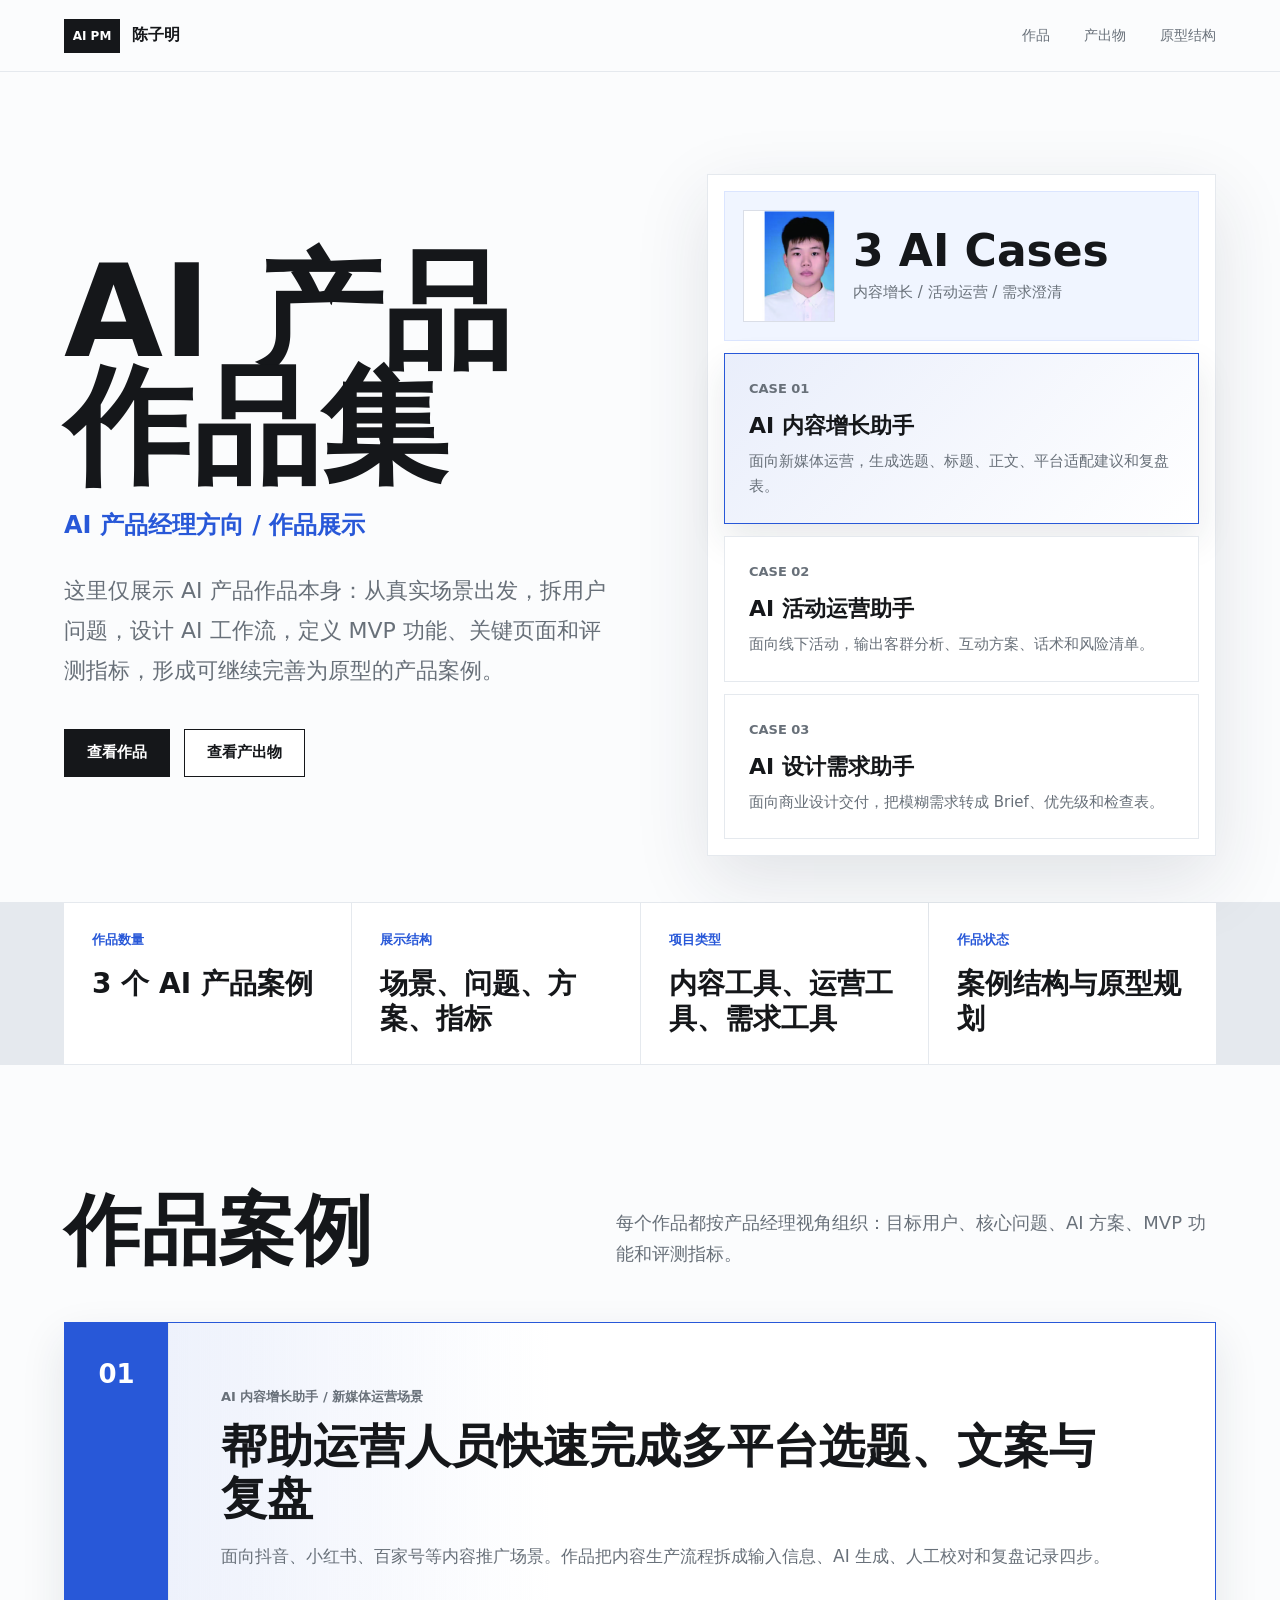
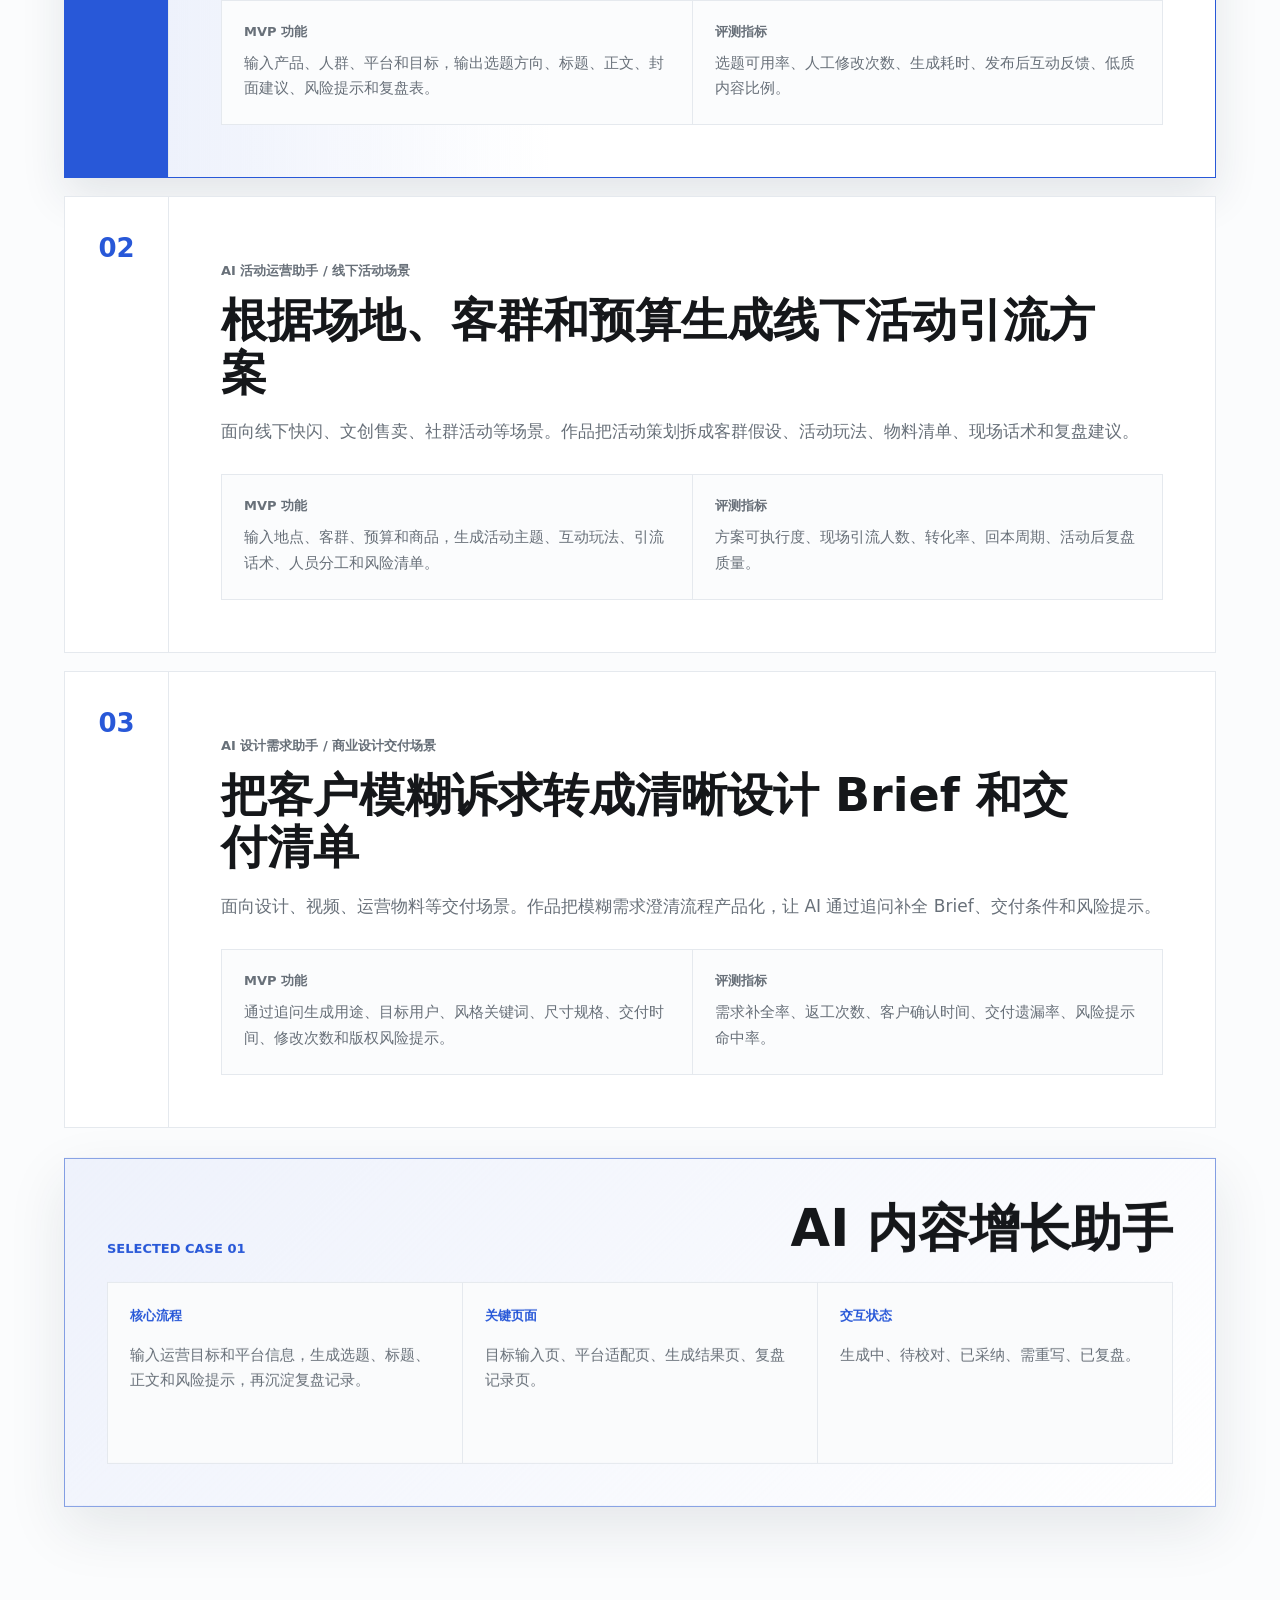
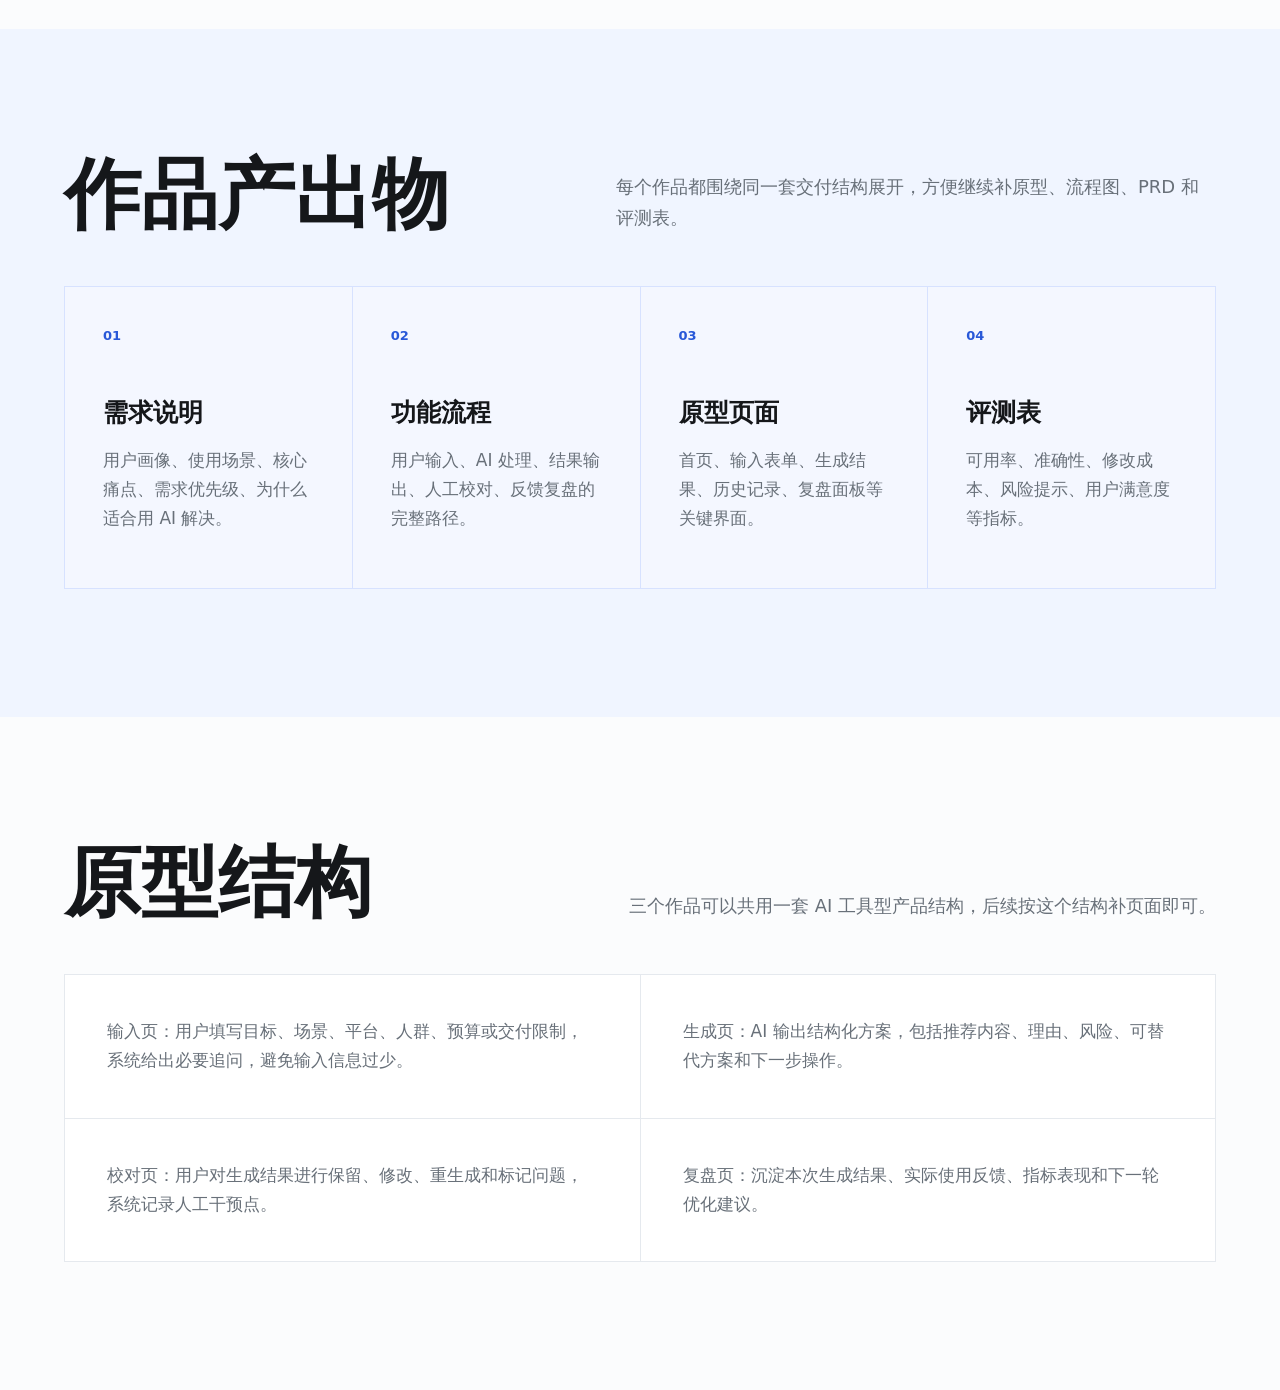
<file: index.html>
<!DOCTYPE html>
<html>
<head>
    <meta charset="UTF-8">
    <meta http-equiv="refresh" content="0; url=./product-portfolio-github-v1/index.html">
    <title>陈子明 | AI 产品作品集</title>
</head>
<body>
    <p>正在跳转...</p>
    <a href="./product-portfolio-github-v1/index.html">点击这里进入作品集</a>
</body>
</html>
</file>
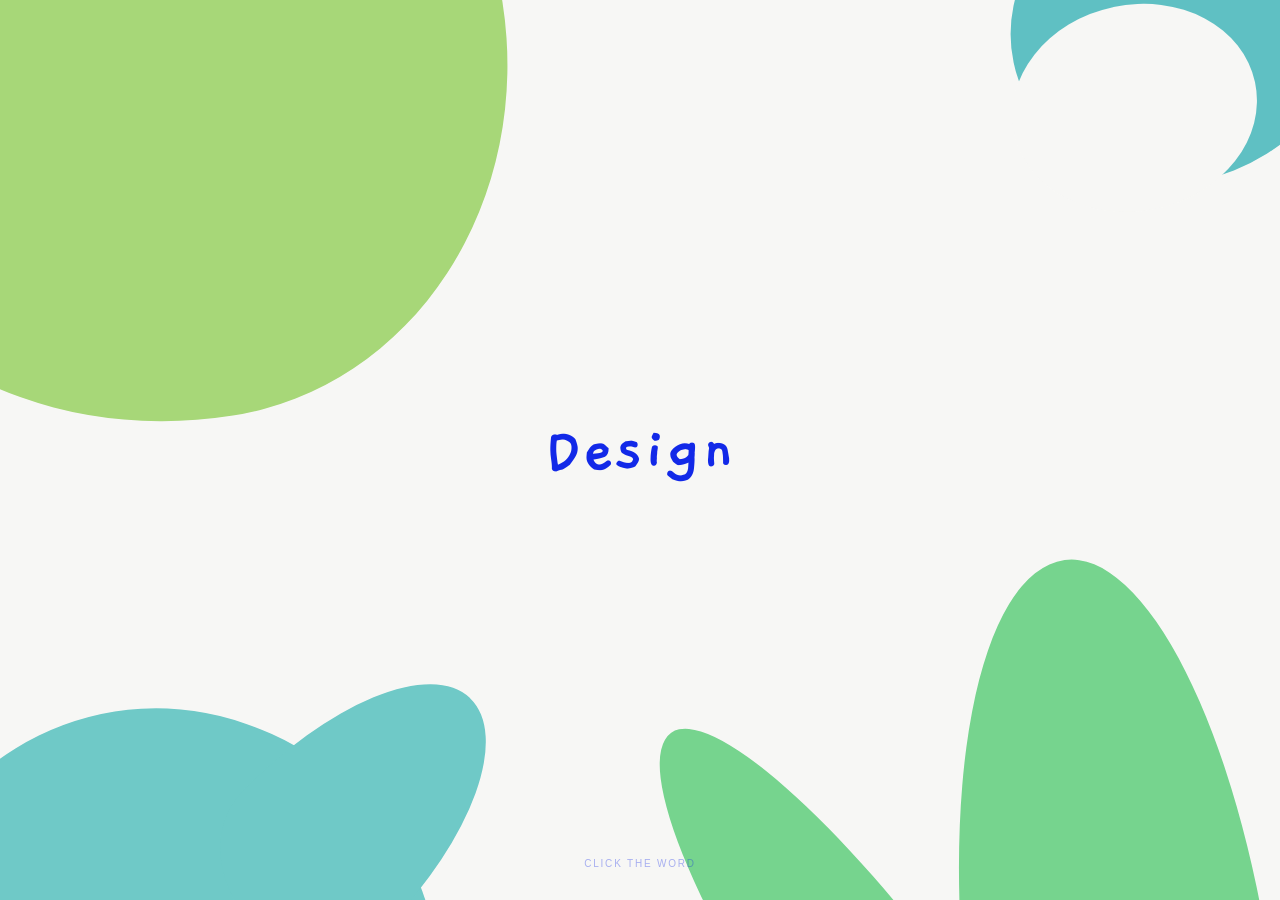
<file: color-words-github-pages/index.html>
<!doctype html>
<html lang="zh-CN">
  <head>
    <meta charset="UTF-8" />
    <meta name="viewport" content="width=device-width, initial-scale=1" />
    <meta name="theme-color" content="#f7f7f5" />
    <title>Color Words</title>
    <link rel="stylesheet" href="styles.css" />
  </head>
  <body>
    <main class="experience" aria-live="polite">
      <div class="shape shape--top-left" aria-hidden="true"></div>
      <div class="shape shape--top-right" aria-hidden="true"></div>
      <div class="shape shape--bottom-left" aria-hidden="true"></div>
      <div class="shape shape--bottom-right" aria-hidden="true"></div>

      <button class="word" type="button" aria-label="切换到下一种颜色">
        <span class="word__label">Design</span>
      </button>

      <p class="hint">click the word</p>
      <div class="transition-layer" aria-hidden="true"></div>
    </main>

    <script src="script.js"></script>
  </body>
</html>
</file>
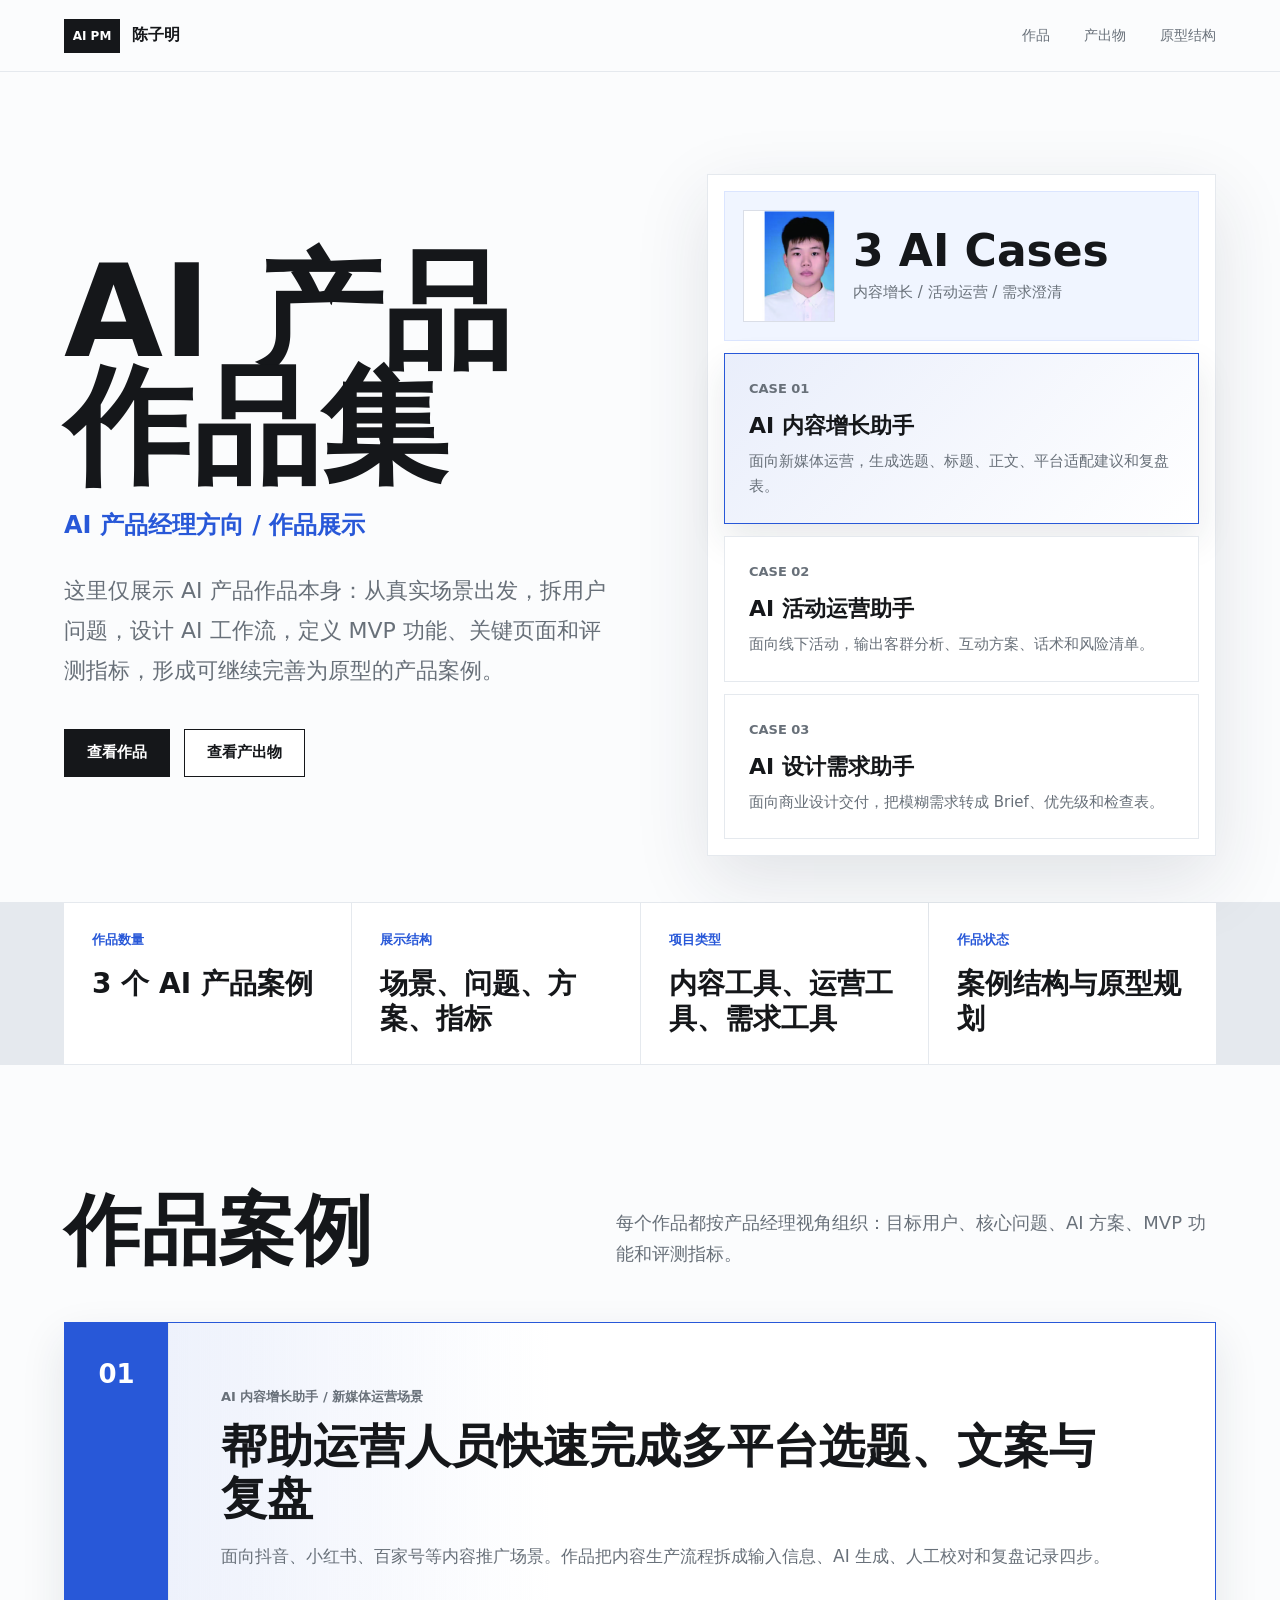
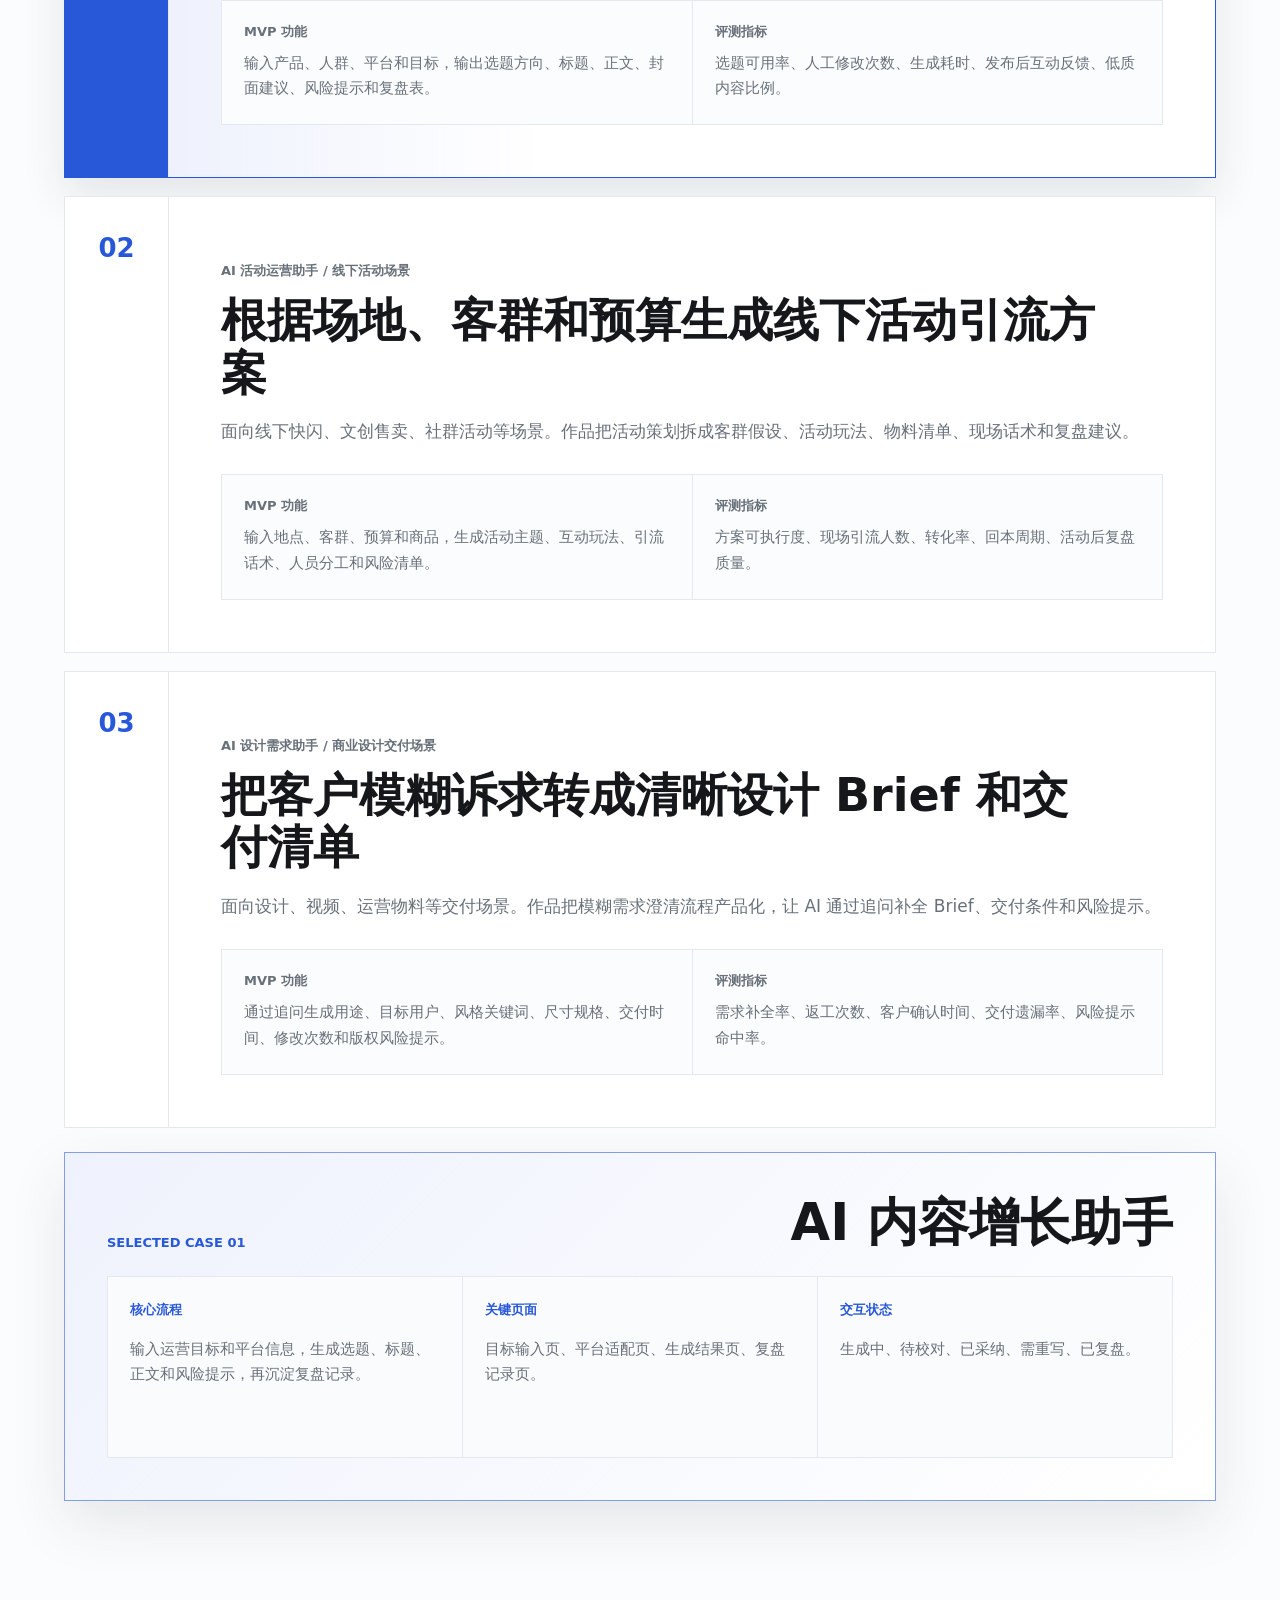
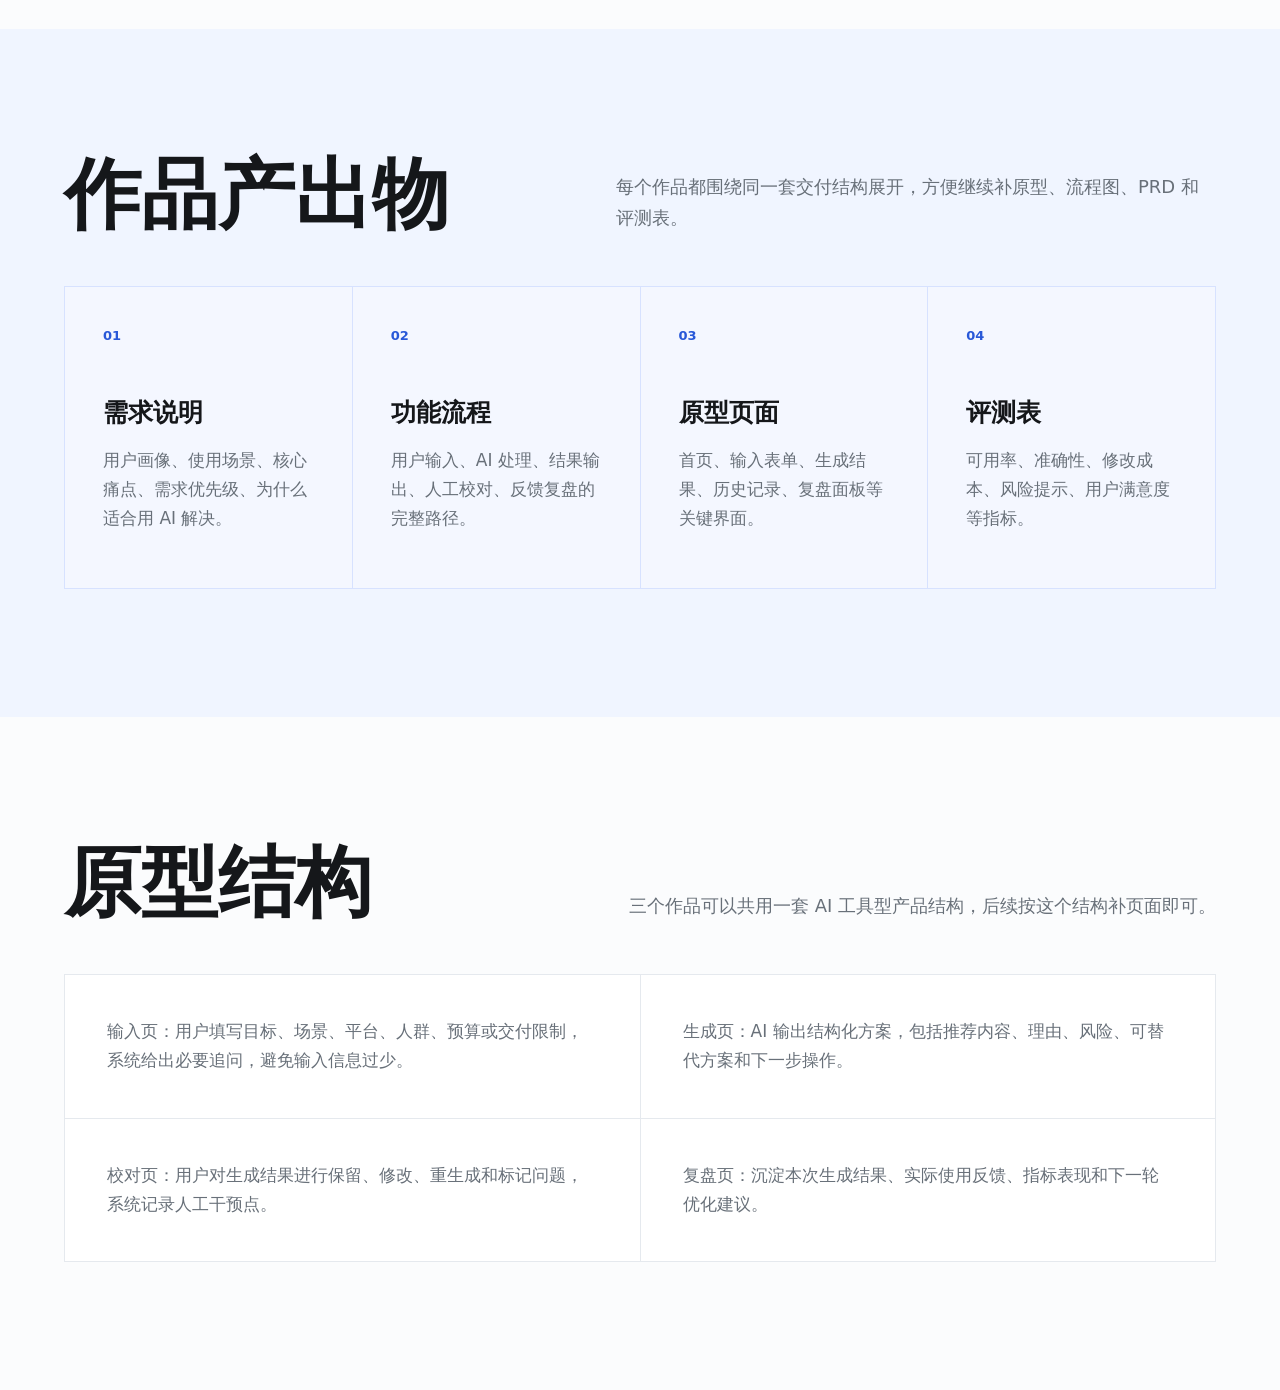
<file: product-portfolio-github-v1/index.html>
<!doctype html>
<html lang="zh-CN">
  <head>
    <meta charset="UTF-8" />
    <meta name="viewport" content="width=device-width, initial-scale=1.0" />
    <meta
      name="description"
      content="陈子明的 AI 产品经理作品集，展示 AI 内容增长助手、AI 活动运营助手、AI 设计需求助手等产品案例。"
    />
    <title>陈子明 | AI 产品作品集</title>
    <link rel="stylesheet" href="./styles.css" />
    <script src="./script.js" defer></script>
  </head>
  <body>
    <header class="site-header">
      <a class="brand" href="#top" aria-label="回到首页">
        <span class="brand-mark">AI PM</span>
        <span>陈子明</span>
      </a>
      <nav aria-label="主导航">
        <a href="#cases">作品</a>
        <a href="#outputs">产出物</a>
        <a href="#prototype">原型结构</a>
      </nav>
    </header>

    <main id="top">
      <section class="hero">
        <div class="hero-copy">
          <h1>AI 产品作品集</h1>
          <p class="role">AI 产品经理方向 / 作品展示</p>
          <p class="intro">
            这里仅展示 AI 产品作品本身：从真实场景出发，拆用户问题，设计 AI 工作流，定义 MVP 功能、关键页面和评测指标，形成可继续完善为原型的产品案例。
          </p>
          <div class="hero-actions">
            <a class="button primary" href="#cases">查看作品</a>
            <a class="button secondary" href="#outputs">查看产出物</a>
          </div>
        </div>

        <aside class="hero-board" aria-label="AI 产品作品预览">
          <div class="profile-card">
            <img src="./assets/profile.jpg" alt="陈子明头像" />
            <div>
              <strong>3 AI Cases</strong>
              <span>内容增长 / 活动运营 / 需求澄清</span>
            </div>
          </div>
          <div class="board-grid">
            <article class="board-card problem is-active" data-case="growth" data-accent="blue" role="button" tabindex="0">
              <span>Case 01</span>
              <strong>AI 内容增长助手</strong>
              <p>面向新媒体运营，生成选题、标题、正文、平台适配建议和复盘表。</p>
            </article>
            <article class="board-card" data-case="event" data-accent="teal" role="button" tabindex="0">
              <span>Case 02</span>
              <strong>AI 活动运营助手</strong>
              <p>面向线下活动，输出客群分析、互动方案、话术和风险清单。</p>
            </article>
            <article class="board-card" data-case="brief" data-accent="orange" role="button" tabindex="0">
              <span>Case 03</span>
              <strong>AI 设计需求助手</strong>
              <p>面向商业设计交付，把模糊需求转成 Brief、优先级和检查表。</p>
            </article>
          </div>
        </aside>
      </section>

      <section class="proof-strip" aria-label="作品集概览">
        <article>
          <span>作品数量</span>
          <strong>3 个 AI 产品案例</strong>
        </article>
        <article>
          <span>展示结构</span>
          <strong>场景、问题、方案、指标</strong>
        </article>
        <article>
          <span>项目类型</span>
          <strong>内容工具、运营工具、需求工具</strong>
        </article>
        <article>
          <span>作品状态</span>
          <strong>案例结构与原型规划</strong>
        </article>
      </section>

      <section id="cases" class="cases">
        <div class="section-heading">
          <h2>作品案例</h2>
          <p>每个作品都按产品经理视角组织：目标用户、核心问题、AI 方案、MVP 功能和评测指标。</p>
        </div>

        <div class="case-list">
          <article class="case-row is-active" data-case="growth" data-accent="blue" role="button" tabindex="0">
            <div class="case-index">01</div>
            <div class="case-main">
              <p class="case-meta">AI 内容增长助手 / 新媒体运营场景</p>
              <h3>帮助运营人员快速完成多平台选题、文案与复盘</h3>
              <p>面向抖音、小红书、百家号等内容推广场景。作品把内容生产流程拆成输入信息、AI 生成、人工校对和复盘记录四步。</p>
              <div class="case-columns">
                <div>
                  <span>MVP 功能</span>
                  <p>输入产品、人群、平台和目标，输出选题方向、标题、正文、封面建议、风险提示和复盘表。</p>
                </div>
                <div>
                  <span>评测指标</span>
                  <p>选题可用率、人工修改次数、生成耗时、发布后互动反馈、低质内容比例。</p>
                </div>
              </div>
            </div>
          </article>

          <article class="case-row" data-case="event" data-accent="teal" role="button" tabindex="0">
            <div class="case-index">02</div>
            <div class="case-main">
              <p class="case-meta">AI 活动运营助手 / 线下活动场景</p>
              <h3>根据场地、客群和预算生成线下活动引流方案</h3>
              <p>面向线下快闪、文创售卖、社群活动等场景。作品把活动策划拆成客群假设、活动玩法、物料清单、现场话术和复盘建议。</p>
              <div class="case-columns">
                <div>
                  <span>MVP 功能</span>
                  <p>输入地点、客群、预算和商品，生成活动主题、互动玩法、引流话术、人员分工和风险清单。</p>
                </div>
                <div>
                  <span>评测指标</span>
                  <p>方案可执行度、现场引流人数、转化率、回本周期、活动后复盘质量。</p>
                </div>
              </div>
            </div>
          </article>

          <article class="case-row" data-case="brief" data-accent="orange" role="button" tabindex="0">
            <div class="case-index">03</div>
            <div class="case-main">
              <p class="case-meta">AI 设计需求助手 / 商业设计交付场景</p>
              <h3>把客户模糊诉求转成清晰设计 Brief 和交付清单</h3>
              <p>面向设计、视频、运营物料等交付场景。作品把模糊需求澄清流程产品化，让 AI 通过追问补全 Brief、交付条件和风险提示。</p>
              <div class="case-columns">
                <div>
                  <span>MVP 功能</span>
                  <p>通过追问生成用途、目标用户、风格关键词、尺寸规格、交付时间、修改次数和版权风险提示。</p>
                </div>
                <div>
                  <span>评测指标</span>
                  <p>需求补全率、返工次数、客户确认时间、交付遗漏率、风险提示命中率。</p>
                </div>
              </div>
            </div>
          </article>
        </div>

        <div class="case-detail" id="caseDetail" aria-live="polite">
          <div class="detail-heading">
            <span id="detailLabel">Selected Case 01</span>
            <h3 id="detailTitle">AI 内容增长助手</h3>
          </div>
          <div class="detail-grid">
            <article>
              <span>核心流程</span>
              <p id="detailFlow">输入运营目标和平台信息，生成选题、标题、正文和风险提示，再沉淀复盘记录。</p>
            </article>
            <article>
              <span>关键页面</span>
              <p id="detailScreens">目标输入页、平台适配页、生成结果页、复盘记录页。</p>
            </article>
            <article>
              <span>交互状态</span>
              <p id="detailStates">生成中、待校对、已采纳、需重写、已复盘。</p>
            </article>
          </div>
        </div>
      </section>

      <section id="outputs" class="thinking section-band">
        <div class="section-heading">
          <h2>作品产出物</h2>
          <p>每个作品都围绕同一套交付结构展开，方便继续补原型、流程图、PRD 和评测表。</p>
        </div>

        <div class="skill-matrix">
          <article>
            <span>01</span>
            <h3>需求说明</h3>
            <p>用户画像、使用场景、核心痛点、需求优先级、为什么适合用 AI 解决。</p>
          </article>
          <article>
            <span>02</span>
            <h3>功能流程</h3>
            <p>用户输入、AI 处理、结果输出、人工校对、反馈复盘的完整路径。</p>
          </article>
          <article>
            <span>03</span>
            <h3>原型页面</h3>
            <p>首页、输入表单、生成结果、历史记录、复盘面板等关键界面。</p>
          </article>
          <article>
            <span>04</span>
            <h3>评测表</h3>
            <p>可用率、准确性、修改成本、风险提示、用户满意度等指标。</p>
          </article>
        </div>
      </section>

      <section id="prototype" class="experience">
        <div class="section-heading">
          <h2>原型结构</h2>
          <p>三个作品可以共用一套 AI 工具型产品结构，后续按这个结构补页面即可。</p>
        </div>

        <div class="pitch-panel">
          <p>
            输入页：用户填写目标、场景、平台、人群、预算或交付限制，系统给出必要追问，避免输入信息过少。
          </p>
          <p>
            生成页：AI 输出结构化方案，包括推荐内容、理由、风险、可替代方案和下一步操作。
          </p>
          <p>
            校对页：用户对生成结果进行保留、修改、重生成和标记问题，系统记录人工干预点。
          </p>
          <p>
            复盘页：沉淀本次生成结果、实际使用反馈、指标表现和下一轮优化建议。
          </p>
        </div>
      </section>
    </main>
  </body>
</html>
</file>
<file: color-words-github-pages/styles.css>
@import url("https://fonts.googleapis.com/css2?family=Gaegu:wght@700&display=swap");

:root {
  --paper: #f7f7f5;
  --ink: #1229e8;
  --top-left: #a7d778;
  --top-right: #5fc0c3;
  --bottom-left: #6fc9c7;
  --bottom-right: #76d48e;
  --next: #f59f74;
}

* {
  box-sizing: border-box;
}

html,
body {
  width: 100%;
  height: 100%;
  margin: 0;
  overflow: hidden;
  background: var(--paper);
}

body {
  font-family: "Gaegu", "Comic Sans MS", cursive;
}

button {
  font: inherit;
}

.experience {
  position: relative;
  width: 100%;
  height: 100%;
  min-height: 420px;
  isolation: isolate;
  overflow: hidden;
  background: var(--paper);
  transition: background-color 280ms ease;
}

.shape {
  position: absolute;
  pointer-events: none;
  transition: background-color 500ms ease, transform 700ms cubic-bezier(.2,.8,.2,1);
}

.shape--top-left {
  top: -27%;
  left: -15%;
  width: 55%;
  height: 74%;
  background: var(--top-left);
  border-radius: 43% 57% 47% 53% / 54% 45% 55% 46%;
  transform: rotate(-9deg);
}

.shape--top-right {
  top: -13%;
  right: -6%;
  width: 27%;
  aspect-ratio: 1.16;
  border-radius: 44% 56% 55% 45% / 48% 44% 56% 52%;
  background: var(--top-right);
  transform: rotate(-12deg);
}

.shape--top-right::after {
  content: "";
  position: absolute;
  left: -4%;
  bottom: -6%;
  width: 71%;
  height: 69%;
  background: var(--paper);
  border-radius: 50%;
  transition: background-color 280ms ease;
}

.shape--bottom-left {
  left: -8%;
  bottom: -27%;
  width: 43%;
  height: 48%;
  background: var(--bottom-left);
  border-radius: 49% 51% 0 0 / 64% 59% 0 0;
  transform: rotate(14deg);
}

.shape--bottom-left::after {
  content: "";
  position: absolute;
  top: -23%;
  right: 4%;
  width: 36%;
  height: 73%;
  border-radius: 50% 50% 45% 55% / 72% 70% 30% 28%;
  background: var(--bottom-left);
  transform: rotate(30deg);
}

.shape--bottom-right {
  right: 2%;
  bottom: -29%;
  width: 24%;
  height: 67%;
  border-radius: 52% 48% 0 0 / 78% 72% 0 0;
  background: var(--bottom-right);
  transform: rotate(-8deg);
}

.shape--bottom-right::before,
.shape--bottom-right::after {
  content: "";
  position: absolute;
  bottom: 8%;
  width: 58%;
  height: 82%;
  border-radius: 52% 48% 10% 10% / 82% 77% 23% 18%;
  background: var(--bottom-right);
}

.shape--bottom-right::before {
  left: -37%;
  transform: rotate(-28deg);
  transform-origin: 50% 100%;
}

.shape--bottom-right::after {
  right: -35%;
  height: 69%;
  transform: rotate(27deg);
  transform-origin: 50% 100%;
}

.word {
  position: absolute;
  z-index: 3;
  top: 50%;
  left: 50%;
  padding: 1rem 1.5rem;
  border: 0;
  color: var(--ink);
  background: transparent;
  cursor: pointer;
  transform: translate(-50%, -50%) rotate(-1deg);
  -webkit-tap-highlight-color: transparent;
}

.word__label {
  display: block;
  font-size: clamp(3rem, 5.2vw, 5.4rem);
  font-weight: 700;
  line-height: .9;
  letter-spacing: .025em;
  transition: transform 180ms ease;
}

.word:hover .word__label,
.word:focus-visible .word__label {
  transform: scale(1.08);
}

.word:focus-visible {
  outline: none;
}

.hint {
  position: absolute;
  z-index: 2;
  left: 50%;
  bottom: 3.5%;
  margin: 0;
  color: var(--ink);
  font-family: Arial, sans-serif;
  font-size: 10px;
  letter-spacing: .18em;
  opacity: .34;
  transform: translateX(-50%);
  text-transform: uppercase;
}

.transition-layer {
  position: absolute;
  z-index: 4;
  top: 50%;
  left: 50%;
  width: 10vmax;
  height: 10vmax;
  border-radius: 50%;
  background: var(--next);
  opacity: 0;
  pointer-events: none;
  transform: translate(-50%, -50%) scale(0);
}

.experience.is-transitioning .transition-layer {
  animation: flood 780ms cubic-bezier(.65, 0, .35, 1) forwards;
}

.experience.is-transitioning .word {
  z-index: 5;
  pointer-events: none;
  animation: word-bloom 780ms cubic-bezier(.65, 0, .35, 1) forwards;
}

.experience.is-transitioning .hint {
  opacity: 0;
}

@keyframes flood {
  0% { opacity: 1; transform: translate(-50%, -50%) scale(0); }
  75%, 100% { opacity: 1; transform: translate(-50%, -50%) scale(32); }
}

@keyframes word-bloom {
  0% { color: var(--ink); transform: translate(-50%, -50%) scale(1) rotate(-1deg); opacity: 1; }
  62% { color: var(--paper); transform: translate(-50%, -50%) scale(8) rotate(-1deg); opacity: 1; }
  82%, 100% { color: var(--paper); transform: translate(-50%, -50%) scale(13) rotate(-1deg); opacity: 0; }
}

@media (max-width: 700px) {
  .shape--top-left { top: -18%; left: -28%; width: 79%; height: 55%; }
  .shape--top-right { top: -7%; right: -13%; width: 43%; }
  .shape--bottom-left { left: -19%; bottom: -22%; width: 58%; height: 39%; }
  .shape--bottom-right { right: 1%; bottom: -25%; width: 32%; height: 54%; }
}

@media (prefers-reduced-motion: reduce) {
  *, *::before, *::after {
    animation-duration: 1ms !important;
    transition-duration: 1ms !important;
  }
}
</file>
<file: product-portfolio-github-v1/styles.css>
:root {
  --bg: #fbfcfd;
  --paper: #ffffff;
  --ink: #15171a;
  --muted: #687079;
  --line: #e5e9ee;
  --blue: #2858d8;
  --teal: #087f75;
  --orange: #e16a3d;
  --active: var(--blue);
  --active-soft: rgba(40, 88, 216, 0.08);
  --soft-blue: #f0f5ff;
  --soft-teal: #eff8f6;
  --shadow: 0 24px 70px rgba(30, 45, 62, 0.12);
}

* {
  box-sizing: border-box;
}

html {
  scroll-behavior: smooth;
}

body {
  margin: 0;
  background: var(--bg);
  color: var(--ink);
  font-family: Inter, ui-sans-serif, system-ui, -apple-system, BlinkMacSystemFont, "Segoe UI", "Microsoft YaHei", sans-serif;
  letter-spacing: 0;
}

a {
  color: inherit;
  text-decoration: none;
}

img {
  display: block;
  max-width: 100%;
}

.site-header {
  position: sticky;
  top: 0;
  z-index: 10;
  display: flex;
  align-items: center;
  justify-content: space-between;
  min-height: 72px;
  padding: 0 clamp(20px, 5vw, 72px);
  background: rgba(251, 252, 253, 0.9);
  border-bottom: 1px solid var(--line);
  backdrop-filter: blur(18px);
}

.brand,
nav {
  display: flex;
  align-items: center;
  gap: 12px;
}

.brand {
  font-weight: 780;
}

.brand-mark {
  display: grid;
  width: 56px;
  height: 34px;
  place-items: center;
  background: var(--ink);
  color: #fff;
  font-size: 12px;
  font-weight: 850;
}

nav {
  gap: clamp(16px, 3vw, 34px);
  color: var(--muted);
  font-size: 14px;
}

nav a:hover {
  color: var(--blue);
}

.brand,
nav a,
.button,
.board-card,
.case-row {
  position: relative;
  overflow: hidden;
}

.button,
.board-card,
.case-row {
  cursor: pointer;
  transition:
    transform 180ms ease,
    box-shadow 180ms ease,
    border-color 180ms ease,
    background 180ms ease,
    color 180ms ease;
}

.button:hover,
.board-card:hover,
.case-row:hover {
  transform: translateY(-3px);
}

.button:focus-visible,
.board-card:focus-visible,
.case-row:focus-visible,
nav a:focus-visible {
  outline: 2px solid var(--active);
  outline-offset: 4px;
}

.ripple {
  position: absolute;
  width: 18px;
  height: 18px;
  border-radius: 999px;
  pointer-events: none;
  background: currentColor;
  opacity: 0.2;
  transform: translate(-50%, -50%) scale(0);
  animation: ripple 620ms ease-out;
}

@keyframes ripple {
  to {
    opacity: 0;
    transform: translate(-50%, -50%) scale(18);
  }
}

.hero {
  display: grid;
  grid-template-columns: minmax(0, 1fr) minmax(380px, 0.92fr);
  align-items: center;
  gap: clamp(36px, 7vw, 92px);
  min-height: calc(100vh - 72px);
  padding: clamp(54px, 8vw, 112px) clamp(20px, 5vw, 72px) 46px;
}

.hero h1 {
  margin: 0;
  font-size: clamp(68px, 10vw, 150px);
  line-height: 0.9;
  font-weight: 820;
}

.role {
  margin: 24px 0 0;
  color: var(--blue);
  font-size: clamp(18px, 2vw, 24px);
  font-weight: 720;
}

.intro {
  max-width: 690px;
  margin: 30px 0 0;
  color: var(--muted);
  font-size: clamp(18px, 2vw, 22px);
  line-height: 1.82;
}

.hero-actions,
.contact-list {
  display: flex;
  flex-wrap: wrap;
  gap: 14px;
  margin-top: 38px;
}

.button {
  display: inline-flex;
  align-items: center;
  justify-content: center;
  min-height: 48px;
  padding: 0 22px;
  border: 1px solid var(--ink);
  font-size: 15px;
  font-weight: 760;
}

.button.primary {
  background: var(--ink);
  color: #fff;
}

.button.secondary {
  background: var(--paper);
  color: var(--ink);
}

.button:hover {
  border-color: var(--active);
  box-shadow: 0 14px 34px rgba(30, 45, 62, 0.14);
}

.button.dark {
  background: transparent;
  color: #fff;
  border-color: rgba(255, 255, 255, 0.36);
}

.hero-board {
  padding: 16px;
  background: var(--paper);
  border: 1px solid var(--line);
  box-shadow: var(--shadow);
}

.profile-card {
  display: grid;
  grid-template-columns: 92px 1fr;
  gap: 18px;
  align-items: center;
  padding: 18px;
  background: var(--soft-blue);
  border: 1px solid #dbe5ff;
}

.profile-card img {
  width: 92px;
  height: 112px;
  object-fit: cover;
  border: 1px solid rgba(21, 23, 26, 0.1);
}

.profile-card strong {
  display: block;
  margin-bottom: 8px;
  font-size: clamp(28px, 4vw, 44px);
  line-height: 1;
}

.profile-card span {
  color: var(--muted);
  font-size: 15px;
  line-height: 1.5;
}

.board-grid {
  display: grid;
  gap: 12px;
  margin-top: 12px;
}

.board-card {
  padding: 24px;
  background: #fff;
  border: 1px solid var(--line);
}

.board-card.problem {
  background: var(--soft-teal);
  border-color: #cfe8e4;
}

.board-card:hover,
.board-card.is-active {
  border-color: var(--case-accent, var(--active));
  box-shadow: 0 16px 34px rgba(30, 45, 62, 0.1);
}

.board-card.is-active {
  background:
    linear-gradient(135deg, var(--case-soft), rgba(255, 255, 255, 0.92));
}

[data-accent="blue"] {
  --case-accent: var(--blue);
  --case-soft: rgba(40, 88, 216, 0.1);
}

[data-accent="teal"] {
  --case-accent: var(--teal);
  --case-soft: rgba(8, 127, 117, 0.1);
}

[data-accent="orange"] {
  --case-accent: var(--orange);
  --case-soft: rgba(225, 106, 61, 0.11);
}

.board-card span,
.case-meta,
.section-heading p,
.case-columns span {
  color: var(--muted);
}

.board-card span,
.case-meta,
.skill-matrix span {
  font-size: 13px;
  font-weight: 850;
  text-transform: uppercase;
}

.board-card strong {
  display: block;
  margin: 14px 0 8px;
  font-size: 22px;
}

.board-card p {
  margin: 0;
  color: var(--muted);
  font-size: 15px;
  line-height: 1.65;
}

.proof-strip {
  display: grid;
  grid-template-columns: repeat(4, minmax(0, 1fr));
  gap: 1px;
  padding: 1px clamp(20px, 5vw, 72px);
  background: var(--line);
}

.proof-strip article {
  min-height: 142px;
  padding: 28px;
  background: var(--paper);
}

.proof-strip span {
  display: block;
  margin-bottom: 18px;
  color: var(--blue);
  font-size: 13px;
  font-weight: 850;
}

.proof-strip strong {
  font-size: clamp(20px, 2.3vw, 28px);
  line-height: 1.22;
}

.cases,
.thinking,
.launch,
.experience,
.footer {
  padding: clamp(70px, 10vw, 130px) clamp(20px, 5vw, 72px);
}

.section-band {
  background: var(--soft-blue);
}

.section-heading {
  display: flex;
  align-items: end;
  justify-content: space-between;
  gap: 32px;
  margin-bottom: 52px;
}

.section-heading h2,
.footer h2 {
  margin: 0;
  font-size: clamp(40px, 6vw, 82px);
  line-height: 1;
}

.section-heading p {
  max-width: 600px;
  margin: 0;
  font-size: 18px;
  line-height: 1.72;
}

.case-list {
  display: grid;
  gap: 18px;
}

.case-row {
  display: grid;
  grid-template-columns: 104px 1fr;
  background: var(--paper);
  border: 1px solid var(--line);
}

.case-row:hover,
.case-row.is-active {
  border-color: var(--case-accent, var(--active));
  box-shadow: 0 18px 42px rgba(30, 45, 62, 0.11);
}

.case-row.is-active {
  background:
    linear-gradient(90deg, var(--case-soft), rgba(255, 255, 255, 0.96) 42%),
    var(--paper);
}

.case-index {
  display: grid;
  place-items: start center;
  padding-top: 36px;
  color: var(--blue);
  font-size: 26px;
  font-weight: 850;
  border-right: 1px solid var(--line);
  transition: color 180ms ease, background 180ms ease;
}

.case-row.is-active .case-index {
  background: var(--case-accent, var(--active));
  color: #fff;
}

.case-main {
  padding: clamp(28px, 5vw, 52px);
}

.case-main h3 {
  max-width: 880px;
  margin: 14px 0 18px;
  font-size: clamp(28px, 4vw, 46px);
  line-height: 1.14;
}

.case-main > p:not(.case-meta),
.case-columns p,
.skill-matrix p,
.pitch-panel p {
  color: var(--muted);
  font-size: 17px;
  line-height: 1.72;
}

.case-columns {
  display: grid;
  grid-template-columns: repeat(2, minmax(0, 1fr));
  gap: 1px;
  margin-top: 28px;
  background: var(--line);
  border: 1px solid var(--line);
}

.case-columns div {
  padding: 22px;
  background: #fbfcfd;
}

.case-columns span {
  display: block;
  margin-bottom: 10px;
  font-size: 13px;
  font-weight: 850;
}

.case-columns p {
  margin: 0;
  font-size: 15px;
}

.case-detail {
  margin-top: 24px;
  padding: clamp(24px, 4vw, 42px);
  background:
    linear-gradient(135deg, var(--active-soft), rgba(255, 255, 255, 0.94)),
    var(--paper);
  border: 1px solid color-mix(in srgb, var(--active), var(--line) 48%);
  box-shadow: 0 22px 54px rgba(30, 45, 62, 0.1);
  transition:
    border-color 180ms ease,
    background 180ms ease,
    transform 180ms ease;
}

.case-detail.is-switching {
  transform: translateY(6px);
}

.detail-heading {
  display: flex;
  align-items: end;
  justify-content: space-between;
  gap: 24px;
  margin-bottom: 26px;
}

.detail-heading span,
.detail-grid span {
  color: var(--active);
  font-size: 13px;
  font-weight: 850;
  text-transform: uppercase;
}

.detail-heading h3 {
  max-width: 720px;
  margin: 0;
  font-size: clamp(30px, 4vw, 52px);
  line-height: 1.08;
}

.detail-grid {
  display: grid;
  grid-template-columns: repeat(3, minmax(0, 1fr));
  gap: 1px;
  background: var(--line);
  border: 1px solid var(--line);
}

.detail-grid article {
  min-height: 180px;
  padding: 22px;
  background: rgba(255, 255, 255, 0.82);
}

.detail-grid p {
  margin: 18px 0 0;
  color: var(--muted);
  font-size: 15px;
  line-height: 1.68;
}

.skill-matrix {
  display: grid;
  grid-template-columns: repeat(4, minmax(0, 1fr));
  gap: 1px;
  background: #d7e2ff;
  border: 1px solid #d7e2ff;
}

.skill-matrix article {
  min-height: 286px;
  padding: clamp(24px, 4vw, 38px);
  background: rgba(255, 255, 255, 0.72);
}

.skill-matrix span {
  color: var(--blue);
}

.skill-matrix h3 {
  margin: 54px 0 18px;
  font-size: 25px;
  line-height: 1.2;
}

.launch-grid {
  display: grid;
  grid-template-columns: repeat(3, minmax(0, 1fr));
  gap: 1px;
  background: #cfe4df;
  border: 1px solid #cfe4df;
}

.launch-grid article {
  min-height: 300px;
  padding: clamp(24px, 4vw, 40px);
  background: rgba(255, 255, 255, 0.72);
}

.launch-grid span {
  color: var(--teal);
  font-size: 13px;
  font-weight: 850;
}

.launch-grid h3 {
  margin: 54px 0 18px;
  font-size: 27px;
  line-height: 1.2;
}

.launch-grid p {
  margin: 0;
  color: var(--muted);
  font-size: 17px;
  line-height: 1.72;
}

.pitch-panel {
  display: grid;
  grid-template-columns: repeat(2, minmax(0, 1fr));
  gap: 1px;
  background: var(--line);
  border: 1px solid var(--line);
}

.pitch-panel p {
  margin: 0;
  padding: clamp(28px, 4vw, 42px);
  background: var(--paper);
}

.tool-row {
  display: flex;
  flex-wrap: wrap;
  gap: 8px;
  margin-top: 28px;
}

.tool-row span {
  display: inline-flex;
  align-items: center;
  min-height: 36px;
  padding: 0 13px;
  background: var(--paper);
  border: 1px solid var(--line);
  color: var(--blue);
  font-size: 14px;
  font-weight: 760;
}

.footer {
  background: var(--ink);
  color: #fff;
}

.footer p {
  margin: 0 0 24px;
  color: rgba(255, 255, 255, 0.58);
  font-size: 18px;
}

.footer h2 {
  max-width: 1050px;
  margin-bottom: 38px;
}

.footer .button.primary {
  background: #fff;
  color: var(--ink);
  border-color: #fff;
}

.contact-list {
  align-items: center;
}

.contact-list span {
  color: rgba(255, 255, 255, 0.76);
  font-size: 16px;
}

@media (max-width: 1020px) {
  .hero,
  .case-columns,
  .detail-grid,
  .pitch-panel {
    grid-template-columns: 1fr;
  }

  .hero {
    min-height: auto;
  }

  .proof-strip,
  .skill-matrix,
  .launch-grid {
    grid-template-columns: repeat(2, minmax(0, 1fr));
  }

  .section-heading {
    display: block;
  }

  .section-heading p {
    margin-top: 18px;
  }
}

@media (max-width: 640px) {
  .site-header {
    align-items: flex-start;
    flex-direction: column;
    gap: 12px;
    padding-top: 14px;
    padding-bottom: 14px;
  }

  nav {
    width: 100%;
    justify-content: space-between;
  }

  .hero h1 {
    font-size: 64px;
  }

  .hero-actions,
  .button,
  .contact-list {
    width: 100%;
  }

  .profile-card,
  .case-row,
  .proof-strip,
  .skill-matrix,
  .launch-grid {
    grid-template-columns: 1fr;
  }

  .case-index {
    display: block;
    padding: 22px 28px 0;
    border-right: 0;
  }

  .detail-heading {
    display: block;
  }

  .detail-heading h3 {
    margin-top: 12px;
  }

  .cases,
  .thinking,
  .launch,
  .experience,
  .footer {
    padding-top: 64px;
    padding-bottom: 64px;
  }
}
</file>
